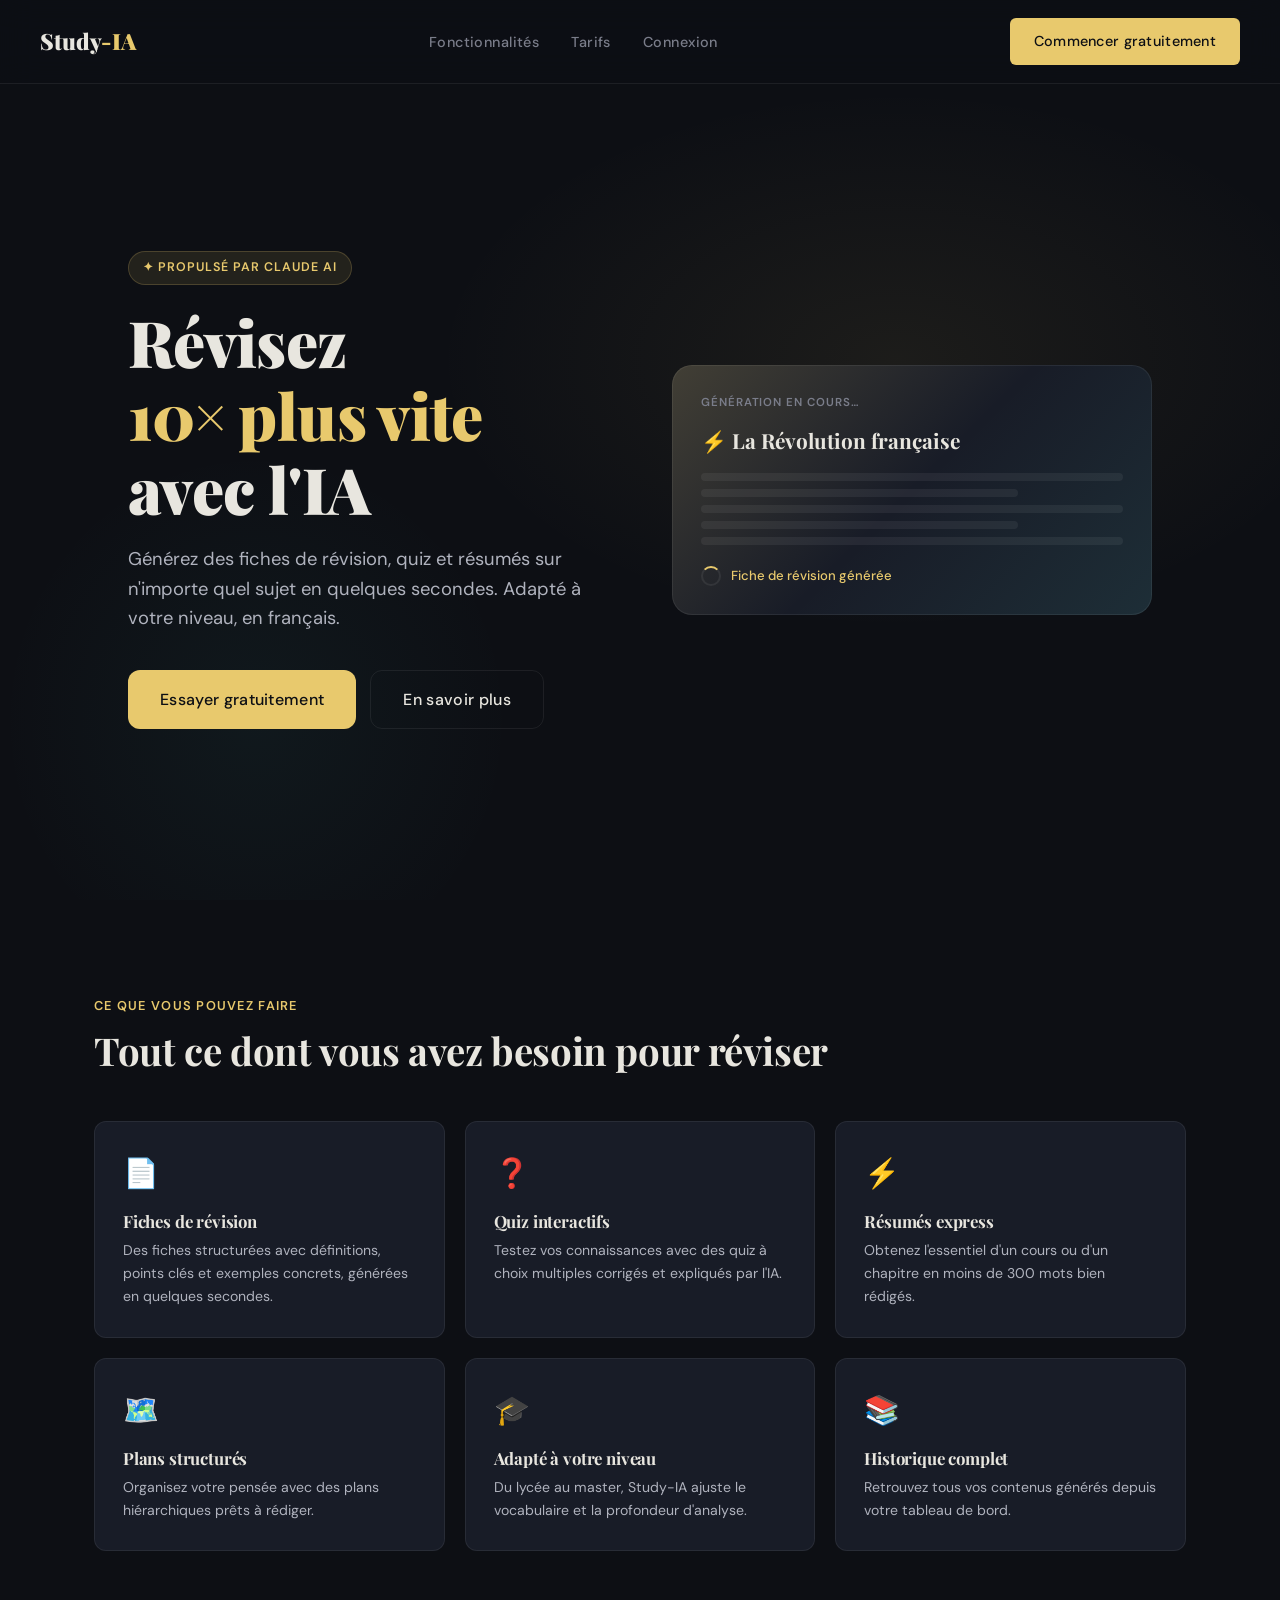
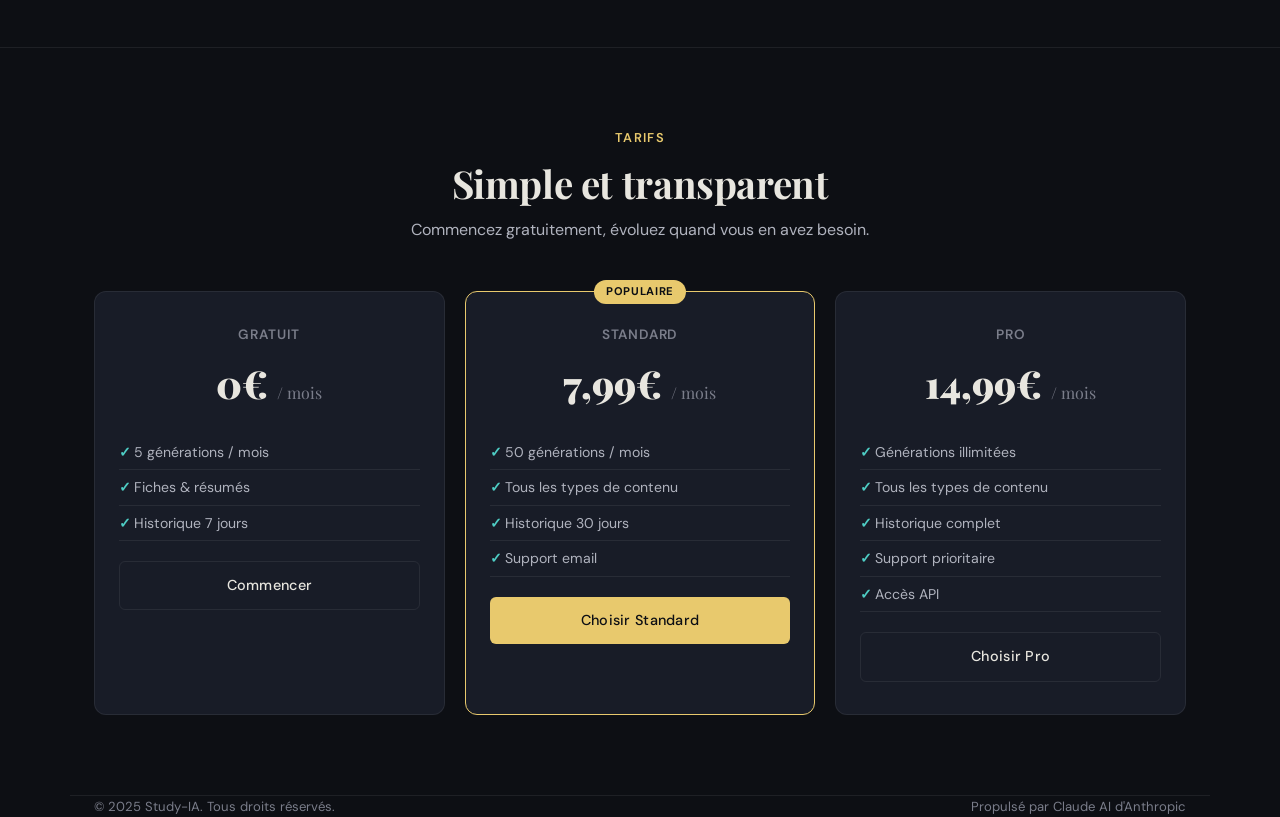
<file: study-ia/index.html>
<!DOCTYPE html>
<html lang="fr">
<head>
  <meta charset="UTF-8" />
  <meta name="viewport" content="width=device-width, initial-scale=1.0" />
  <title>Study-IA — Révisez avec l'intelligence artificielle</title>
  <meta name="description" content="Study-IA génère en secondes des fiches de révision, quiz et résumés personnalisés grâce à l'IA." />
  <link rel="stylesheet" href="css/style.css" />
  <style>
    /* ── Hero ── */
    .hero {
      min-height: 100vh;
      display: flex;
      align-items: center;
      padding-top: 80px;
      position: relative;
      overflow: hidden;
    }

    .hero-bg {
      position: absolute; inset: 0;
      background:
        radial-gradient(ellipse 60% 50% at 70% 40%, rgba(232,201,109,0.07) 0%, transparent 60%),
        radial-gradient(ellipse 40% 60% at 20% 80%, rgba(78,205,196,0.05) 0%, transparent 50%);
    }

    .hero-grid {
      display: grid;
      grid-template-columns: 1fr 1fr;
      gap: 64px;
      align-items: center;
      position: relative;
    }

    .hero-eyebrow {
      display: inline-flex;
      align-items: center;
      gap: 8px;
      padding: 6px 14px;
      background: rgba(232,201,109,0.1);
      border: 1px solid rgba(232,201,109,0.2);
      border-radius: 999px;
      font-size: 0.78rem;
      font-weight: 600;
      color: var(--gold);
      letter-spacing: 0.08em;
      text-transform: uppercase;
      margin-bottom: 20px;
    }

    .hero-title { margin-bottom: 20px; }

    .hero-title .accent {
      color: var(--gold);
      position: relative;
    }

    .hero-subtitle {
      font-size: 1.15rem;
      color: var(--text-soft);
      margin-bottom: 36px;
      max-width: 480px;
    }

    .hero-actions { display: flex; gap: 14px; flex-wrap: wrap; }

    /* ── Demo card ── */
    .demo-card {
      background: var(--panel);
      border: 1px solid var(--border);
      border-radius: var(--radius-lg);
      padding: 28px;
      position: relative;
    }

    .demo-card::before {
      content: '';
      position: absolute;
      inset: -1px;
      border-radius: var(--radius-lg);
      background: linear-gradient(135deg, rgba(232,201,109,0.2), transparent, rgba(78,205,196,0.1));
      z-index: -1;
    }

    .demo-tag {
      font-size: 0.72rem;
      font-weight: 600;
      text-transform: uppercase;
      letter-spacing: 0.08em;
      color: var(--text-muted);
      margin-bottom: 12px;
    }

    .demo-subject {
      font-family: var(--font-display);
      font-size: 1.3rem;
      font-weight: 700;
      margin-bottom: 16px;
    }

    .demo-line {
      height: 8px;
      background: rgba(255,255,255,0.06);
      border-radius: 4px;
      margin-bottom: 8px;
      animation: shimmer 2s infinite;
    }

    .demo-line:nth-child(odd)  { width: 100%; }
    .demo-line:nth-child(even) { width: 75%; }

    @keyframes shimmer {
      0%, 100% { opacity: 0.6; }
      50%       { opacity: 1;   }
    }

    .demo-generating {
      display: flex;
      align-items: center;
      gap: 10px;
      margin-top: 20px;
      font-size: 0.82rem;
      color: var(--gold);
      font-weight: 500;
    }

    /* ── Features ── */
    .features-section { padding: 96px 0; }

    .section-label {
      font-size: 0.8rem;
      font-weight: 600;
      letter-spacing: 0.1em;
      text-transform: uppercase;
      color: var(--gold);
      margin-bottom: 12px;
    }

    .features-grid {
      display: grid;
      grid-template-columns: repeat(3, 1fr);
      gap: 20px;
      margin-top: 48px;
    }

    .feature-card {
      background: var(--panel);
      border: 1px solid var(--border);
      border-radius: var(--radius-md);
      padding: 28px;
      transition: border-color 0.25s, transform 0.25s;
    }

    .feature-card:hover {
      border-color: rgba(232,201,109,0.25);
      transform: translateY(-4px);
    }

    .feature-icon {
      font-size: 1.8rem;
      margin-bottom: 16px;
    }

    .feature-card h3 {
      font-size: 1.05rem;
      margin-bottom: 8px;
    }

    .feature-card p {
      font-size: 0.88rem;
      line-height: 1.65;
    }

    /* ── Pricing strip ── */
    .pricing-strip {
      padding: 80px 0;
      border-top: 1px solid var(--border);
      text-align: center;
    }

    .price-cards {
      display: grid;
      grid-template-columns: repeat(3, 1fr);
      gap: 20px;
      margin-top: 48px;
    }

    .price-card {
      background: var(--panel);
      border: 1px solid var(--border);
      border-radius: var(--radius-md);
      padding: 32px 24px;
      transition: border-color 0.25s;
    }

    .price-card.featured {
      border-color: var(--gold);
      position: relative;
    }

    .price-card.featured::before {
      content: 'Populaire';
      position: absolute;
      top: -12px; left: 50%;
      transform: translateX(-50%);
      background: var(--gold);
      color: var(--ink);
      font-size: 0.7rem;
      font-weight: 700;
      letter-spacing: 0.06em;
      text-transform: uppercase;
      padding: 3px 12px;
      border-radius: 999px;
    }

    .price-name { font-size: 0.85rem; font-weight: 600; color: var(--text-muted); text-transform: uppercase; letter-spacing: 0.06em; margin-bottom: 8px; }
    .price-amount { font-family: var(--font-display); font-size: 2.4rem; font-weight: 900; color: var(--text); }
    .price-amount span { font-size: 1rem; font-weight: 400; color: var(--text-muted); }
    .price-features { list-style: none; margin: 20px 0; text-align: left; }
    .price-features li { font-size: 0.88rem; color: var(--text-soft); padding: 6px 0; border-bottom: 1px solid var(--border); }
    .price-features li::before { content: '✓ '; color: var(--teal); font-weight: 700; }

    /* ── Footer ── */
    footer {
      padding: 40px 0;
      border-top: 1px solid var(--border);
      display: flex;
      align-items: center;
      justify-content: space-between;
      color: var(--text-muted);
      font-size: 0.82rem;
    }

    @media (max-width: 768px) {
      .hero-grid       { grid-template-columns: 1fr; }
      .features-grid   { grid-template-columns: 1fr; }
      .price-cards     { grid-template-columns: 1fr; }
    }
  </style>
</head>
<body>

  <!-- ── Navigation ── -->
  <nav class="nav">
    <a href="index.html" class="nav-logo">Study<span>-IA</span></a>
    <ul class="nav-links">
      <li><a href="#features">Fonctionnalités</a></li>
      <li><a href="#pricing">Tarifs</a></li>
      <li><a href="login.html">Connexion</a></li>
    </ul>
    <a href="login.html" class="btn btn-primary">Commencer gratuitement</a>
  </nav>

  <!-- ── Hero ── -->
  <section class="hero">
    <div class="hero-bg"></div>
    <div class="container">
      <div class="hero-grid">

        <div class="fade-up">
          <div class="hero-eyebrow">✦ Propulsé par Claude AI</div>
          <h1 class="hero-title">
            Révisez<br />
            <span class="accent">10× plus vite</span><br />
            avec l'IA
          </h1>
          <p class="hero-subtitle">
            Générez des fiches de révision, quiz et résumés sur n'importe quel sujet en quelques secondes. Adapté à votre niveau, en français.
          </p>
          <div class="hero-actions">
            <a href="login.html" class="btn btn-primary btn-lg">Essayer gratuitement</a>
            <a href="#features" class="btn btn-outline btn-lg">En savoir plus</a>
          </div>
        </div>

        <div class="demo-card fade-up delay-2">
          <div class="demo-tag">Génération en cours…</div>
          <div class="demo-subject">⚡ La Révolution française</div>
          <div class="demo-line"></div>
          <div class="demo-line"></div>
          <div class="demo-line"></div>
          <div class="demo-line"></div>
          <div class="demo-line"></div>
          <div class="demo-generating">
            <div class="loader"></div>
            Fiche de révision générée
          </div>
        </div>

      </div>
    </div>
  </section>

  <!-- ── Features ── -->
  <section class="features-section" id="features">
    <div class="container">
      <div class="section-label">Ce que vous pouvez faire</div>
      <h2>Tout ce dont vous avez besoin pour réviser</h2>

      <div class="features-grid">
        <div class="feature-card" data-reveal>
          <div class="feature-icon">📄</div>
          <h3>Fiches de révision</h3>
          <p>Des fiches structurées avec définitions, points clés et exemples concrets, générées en quelques secondes.</p>
        </div>
        <div class="feature-card" data-reveal>
          <div class="feature-icon">❓</div>
          <h3>Quiz interactifs</h3>
          <p>Testez vos connaissances avec des quiz à choix multiples corrigés et expliqués par l'IA.</p>
        </div>
        <div class="feature-card" data-reveal>
          <div class="feature-icon">⚡</div>
          <h3>Résumés express</h3>
          <p>Obtenez l'essentiel d'un cours ou d'un chapitre en moins de 300 mots bien rédigés.</p>
        </div>
        <div class="feature-card" data-reveal>
          <div class="feature-icon">🗺️</div>
          <h3>Plans structurés</h3>
          <p>Organisez votre pensée avec des plans hiérarchiques prêts à rédiger.</p>
        </div>
        <div class="feature-card" data-reveal>
          <div class="feature-icon">🎓</div>
          <h3>Adapté à votre niveau</h3>
          <p>Du lycée au master, Study-IA ajuste le vocabulaire et la profondeur d'analyse.</p>
        </div>
        <div class="feature-card" data-reveal>
          <div class="feature-icon">📚</div>
          <h3>Historique complet</h3>
          <p>Retrouvez tous vos contenus générés depuis votre tableau de bord.</p>
        </div>
      </div>
    </div>
  </section>

  <!-- ── Pricing ── -->
  <section class="pricing-strip" id="pricing">
    <div class="container">
      <div class="section-label">Tarifs</div>
      <h2>Simple et transparent</h2>
      <p style="max-width:480px;margin:12px auto 0">Commencez gratuitement, évoluez quand vous en avez besoin.</p>

      <div class="price-cards">

        <div class="price-card">
          <div class="price-name">Gratuit</div>
          <div class="price-amount">0€ <span>/ mois</span></div>
          <ul class="price-features">
            <li>5 générations / mois</li>
            <li>Fiches &amp; résumés</li>
            <li>Historique 7 jours</li>
          </ul>
          <a href="login.html" class="btn btn-outline btn-full">Commencer</a>
        </div>

        <div class="price-card featured">
          <div class="price-name">Standard</div>
          <div class="price-amount">7,99€ <span>/ mois</span></div>
          <ul class="price-features">
            <li>50 générations / mois</li>
            <li>Tous les types de contenu</li>
            <li>Historique 30 jours</li>
            <li>Support email</li>
          </ul>
          <a href="payment.html?plan=standard" class="btn btn-primary btn-full">Choisir Standard</a>
        </div>

        <div class="price-card">
          <div class="price-name">Pro</div>
          <div class="price-amount">14,99€ <span>/ mois</span></div>
          <ul class="price-features">
            <li>Générations illimitées</li>
            <li>Tous les types de contenu</li>
            <li>Historique complet</li>
            <li>Support prioritaire</li>
            <li>Accès API</li>
          </ul>
          <a href="payment.html?plan=pro" class="btn btn-outline btn-full">Choisir Pro</a>
        </div>

      </div>
    </div>
  </section>

  <!-- ── Footer ── -->
  <footer class="container">
    <span>© 2025 Study-IA. Tous droits réservés.</span>
    <span style="color:var(--text-muted)">Propulsé par Claude AI d'Anthropic</span>
  </footer>

  <script src="js/main.js"></script>
</body>
</html>
</file>
<file: study-ia/css/style.css>
/* ============================================
   STUDY-IA — Global Stylesheet
   Design: Dark academic meets futuristic
   ============================================ */

@import url('https://fonts.googleapis.com/css2?family=Playfair+Display:wght@400;700;900&family=DM+Sans:wght@300;400;500&family=JetBrains+Mono:wght@400;500&display=swap');

/* ── CSS Variables ── */
:root {
  --ink:        #0d0f14;
  --ink-soft:   #1a1d26;
  --surface:    #12151e;
  --panel:      #181c27;
  --border:     rgba(255,255,255,0.07);
  --gold:       #e8c96d;
  --gold-dim:   #b99843;
  --teal:       #4ecdc4;
  --teal-dim:   #2a9e96;
  --crimson:    #e05c5c;
  --text:       #e8e6df;
  --text-muted: #7a7d8a;
  --text-soft:  #b0b3be;
  --radius-sm:  6px;
  --radius-md:  12px;
  --radius-lg:  20px;
  --shadow-glow: 0 0 40px rgba(232,201,109,0.12);
  --shadow-card: 0 8px 32px rgba(0,0,0,0.4);
  --font-display: 'Playfair Display', Georgia, serif;
  --font-body:    'DM Sans', sans-serif;
  --font-mono:    'JetBrains Mono', monospace;
  --transition:   0.25s cubic-bezier(0.4, 0, 0.2, 1);
}

/* ── Reset & Base ── */
*, *::before, *::after { box-sizing: border-box; margin: 0; padding: 0; }

html { scroll-behavior: smooth; font-size: 16px; }

body {
  font-family: var(--font-body);
  background-color: var(--ink);
  color: var(--text);
  line-height: 1.6;
  min-height: 100vh;
  -webkit-font-smoothing: antialiased;
}

/* ── Typography ── */
h1, h2, h3 {
  font-family: var(--font-display);
  line-height: 1.15;
  letter-spacing: -0.01em;
}

h1 { font-size: clamp(2.4rem, 5vw, 4.5rem); font-weight: 900; }
h2 { font-size: clamp(1.8rem, 3vw, 2.8rem); font-weight: 700; }
h3 { font-size: clamp(1.2rem, 2vw, 1.6rem); font-weight: 700; }
p  { color: var(--text-soft); }

a { color: var(--gold); text-decoration: none; transition: color var(--transition); }
a:hover { color: var(--gold-dim); }

/* ── Layout Utilities ── */
.container {
  max-width: 1140px;
  margin: 0 auto;
  padding: 0 24px;
}

.flex   { display: flex; }
.grid   { display: grid; }
.center { display: flex; align-items: center; justify-content: center; }

.gap-sm { gap: 8px; }
.gap-md { gap: 16px; }
.gap-lg { gap: 32px; }

/* ── Navigation ── */
.nav {
  position: fixed; top: 0; left: 0; right: 0;
  z-index: 100;
  display: flex; align-items: center; justify-content: space-between;
  padding: 18px 40px;
  background: rgba(13,15,20,0.85);
  backdrop-filter: blur(16px);
  border-bottom: 1px solid var(--border);
}

.nav-logo {
  font-family: var(--font-display);
  font-size: 1.4rem;
  font-weight: 900;
  color: var(--text);
}

.nav-logo span { color: var(--gold); }

.nav-links {
  display: flex; align-items: center; gap: 32px;
  list-style: none;
}

.nav-links a {
  color: var(--text-muted);
  font-size: 0.9rem;
  font-weight: 500;
  letter-spacing: 0.03em;
  transition: color var(--transition);
}

.nav-links a:hover { color: var(--text); }

/* ── Buttons ── */
.btn {
  display: inline-flex; align-items: center; gap: 8px;
  padding: 12px 24px;
  border-radius: var(--radius-sm);
  font-family: var(--font-body);
  font-size: 0.9rem;
  font-weight: 500;
  cursor: pointer;
  border: none;
  transition: all var(--transition);
  letter-spacing: 0.02em;
}

.btn-primary {
  background: var(--gold);
  color: var(--ink);
}
.btn-primary:hover {
  background: var(--gold-dim);
  transform: translateY(-1px);
  box-shadow: 0 6px 20px rgba(232,201,109,0.3);
}

.btn-outline {
  background: transparent;
  color: var(--text);
  border: 1px solid var(--border);
}
.btn-outline:hover {
  border-color: var(--gold);
  color: var(--gold);
}

.btn-ghost {
  background: rgba(255,255,255,0.05);
  color: var(--text-soft);
}
.btn-ghost:hover {
  background: rgba(255,255,255,0.1);
  color: var(--text);
}

.btn-danger {
  background: rgba(224,92,92,0.15);
  color: var(--crimson);
  border: 1px solid rgba(224,92,92,0.3);
}
.btn-danger:hover { background: rgba(224,92,92,0.25); }

.btn-lg { padding: 16px 32px; font-size: 1rem; border-radius: var(--radius-md); }
.btn-sm { padding: 8px 16px; font-size: 0.8rem; }
.btn-full { width: 100%; justify-content: center; }

/* ── Cards ── */
.card {
  background: var(--panel);
  border: 1px solid var(--border);
  border-radius: var(--radius-md);
  padding: 24px;
  transition: border-color var(--transition), box-shadow var(--transition);
}

.card:hover {
  border-color: rgba(232,201,109,0.25);
  box-shadow: var(--shadow-glow);
}

.card-glass {
  background: rgba(24,28,39,0.6);
  backdrop-filter: blur(12px);
  border: 1px solid var(--border);
  border-radius: var(--radius-md);
}

/* ── Forms ── */
.form-group {
  display: flex;
  flex-direction: column;
  gap: 6px;
  margin-bottom: 20px;
}

label {
  font-size: 0.82rem;
  font-weight: 500;
  color: var(--text-muted);
  letter-spacing: 0.06em;
  text-transform: uppercase;
}

input, textarea, select {
  width: 100%;
  background: var(--ink-soft);
  border: 1px solid var(--border);
  border-radius: var(--radius-sm);
  padding: 12px 16px;
  color: var(--text);
  font-family: var(--font-body);
  font-size: 0.95rem;
  transition: border-color var(--transition), box-shadow var(--transition);
  outline: none;
}

input:focus, textarea:focus, select:focus {
  border-color: var(--gold);
  box-shadow: 0 0 0 3px rgba(232,201,109,0.12);
}

input::placeholder { color: var(--text-muted); }

select option { background: var(--ink-soft); }

/* ── Badge ── */
.badge {
  display: inline-flex; align-items: center;
  padding: 4px 10px;
  border-radius: 999px;
  font-size: 0.72rem;
  font-weight: 600;
  letter-spacing: 0.05em;
  text-transform: uppercase;
}

.badge-gold   { background: rgba(232,201,109,0.15); color: var(--gold); }
.badge-teal   { background: rgba(78,205,196,0.15);  color: var(--teal); }
.badge-red    { background: rgba(224,92,92,0.15);   color: var(--crimson); }
.badge-muted  { background: rgba(255,255,255,0.06); color: var(--text-muted); }

/* ── Divider ── */
.divider {
  height: 1px;
  background: var(--border);
  margin: 24px 0;
}

.divider-text {
  display: flex; align-items: center; gap: 12px;
  color: var(--text-muted);
  font-size: 0.82rem;
}
.divider-text::before,
.divider-text::after {
  content: '';
  flex: 1;
  height: 1px;
  background: var(--border);
}

/* ── Progress bar ── */
.progress {
  height: 4px;
  background: var(--ink-soft);
  border-radius: 2px;
  overflow: hidden;
}

.progress-fill {
  height: 100%;
  background: linear-gradient(90deg, var(--gold), var(--teal));
  border-radius: 2px;
  transition: width 0.6s ease;
}

/* ── Toast Notification ── */
.toast {
  position: fixed;
  bottom: 24px; right: 24px;
  background: var(--panel);
  border: 1px solid var(--border);
  border-left: 3px solid var(--gold);
  border-radius: var(--radius-sm);
  padding: 14px 20px;
  font-size: 0.88rem;
  color: var(--text-soft);
  box-shadow: var(--shadow-card);
  transform: translateY(80px);
  opacity: 0;
  transition: all 0.35s ease;
  z-index: 9999;
  max-width: 340px;
}

.toast.show { transform: translateY(0); opacity: 1; }

/* ── Loader ── */
.loader {
  width: 20px; height: 20px;
  border: 2px solid var(--border);
  border-top-color: var(--gold);
  border-radius: 50%;
  animation: spin 0.7s linear infinite;
}

@keyframes spin { to { transform: rotate(360deg); } }

/* ── Fade-in Animation ── */
.fade-up {
  opacity: 0;
  transform: translateY(24px);
  animation: fadeUp 0.6s ease forwards;
}

@keyframes fadeUp {
  to { opacity: 1; transform: translateY(0); }
}

.delay-1 { animation-delay: 0.1s; }
.delay-2 { animation-delay: 0.2s; }
.delay-3 { animation-delay: 0.3s; }
.delay-4 { animation-delay: 0.4s; }
.delay-5 { animation-delay: 0.5s; }

/* ── Scrollbar ── */
::-webkit-scrollbar { width: 6px; }
::-webkit-scrollbar-track { background: var(--ink); }
::-webkit-scrollbar-thumb { background: var(--ink-soft); border-radius: 3px; }
::-webkit-scrollbar-thumb:hover { background: var(--gold-dim); }

/* ── Responsive ── */
@media (max-width: 768px) {
  .nav { padding: 14px 20px; }
  .nav-links { display: none; }
  .container { padding: 0 16px; }
}
</file>
